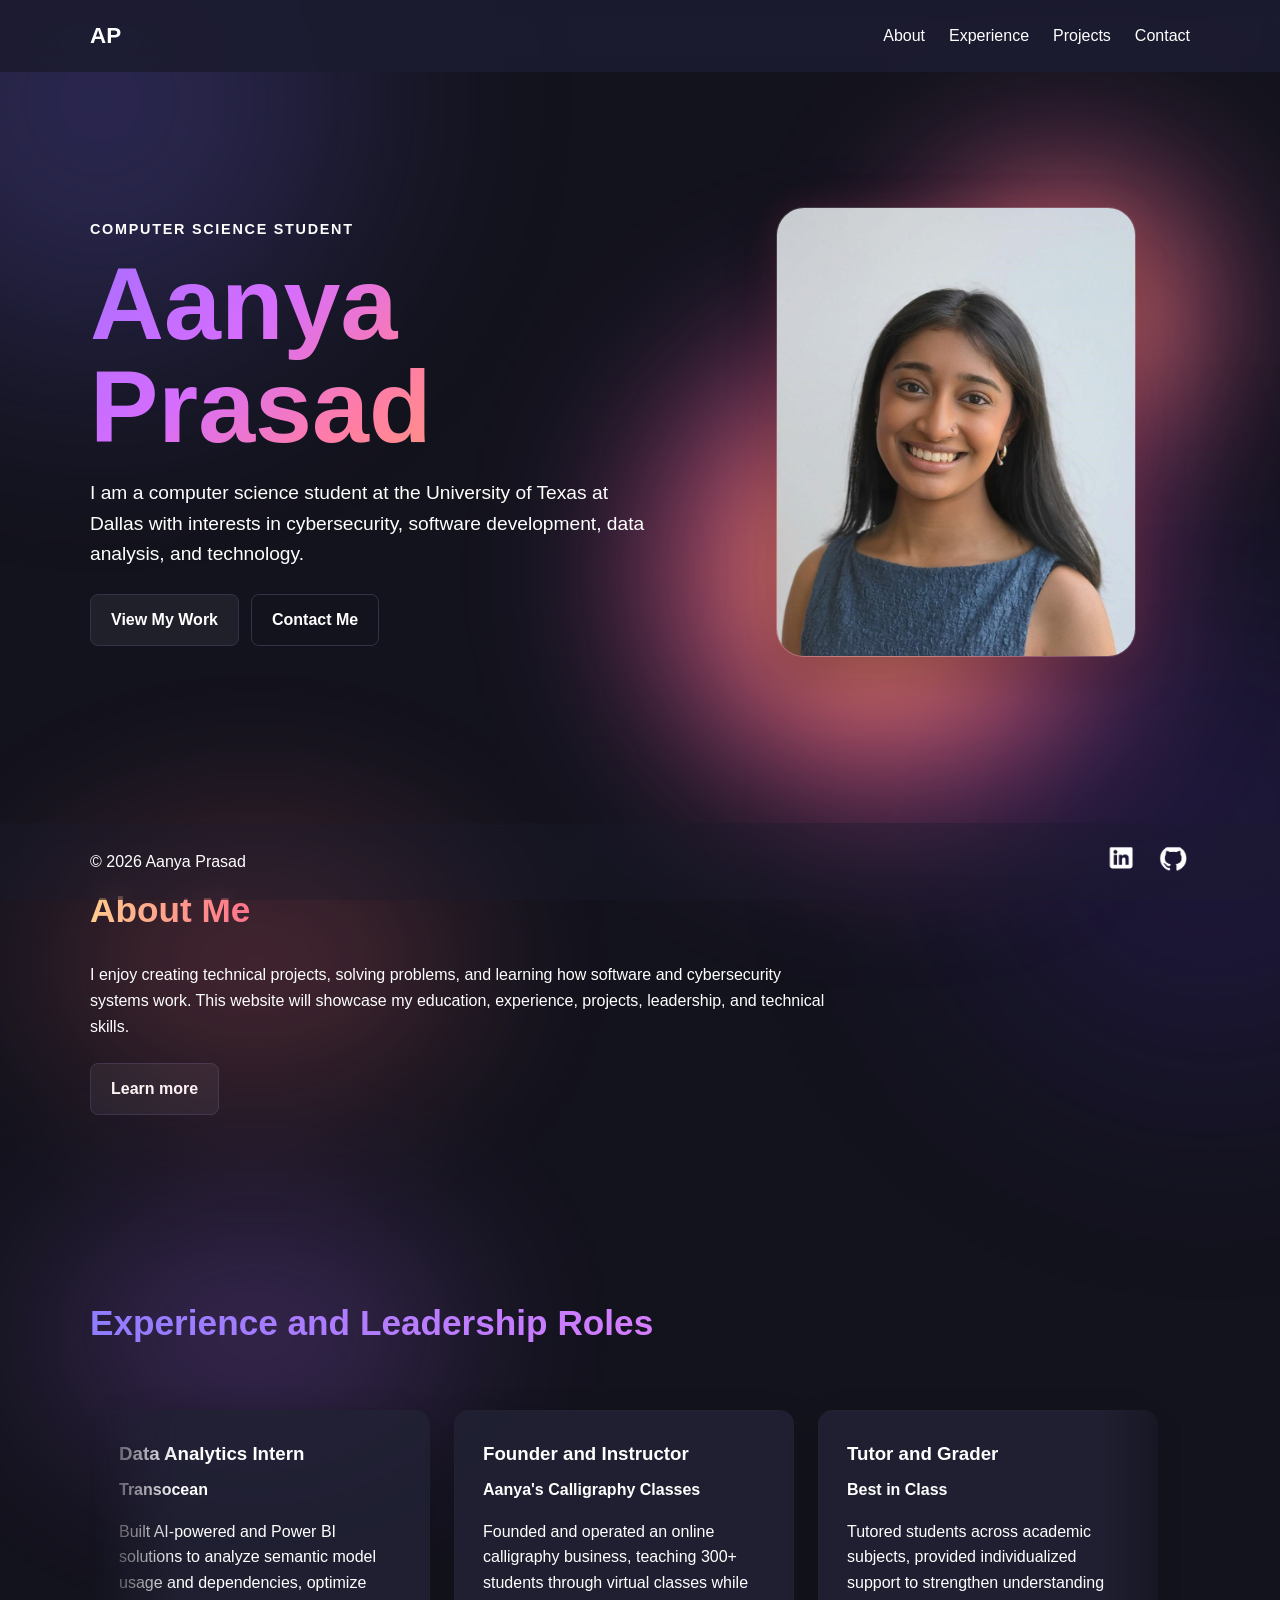
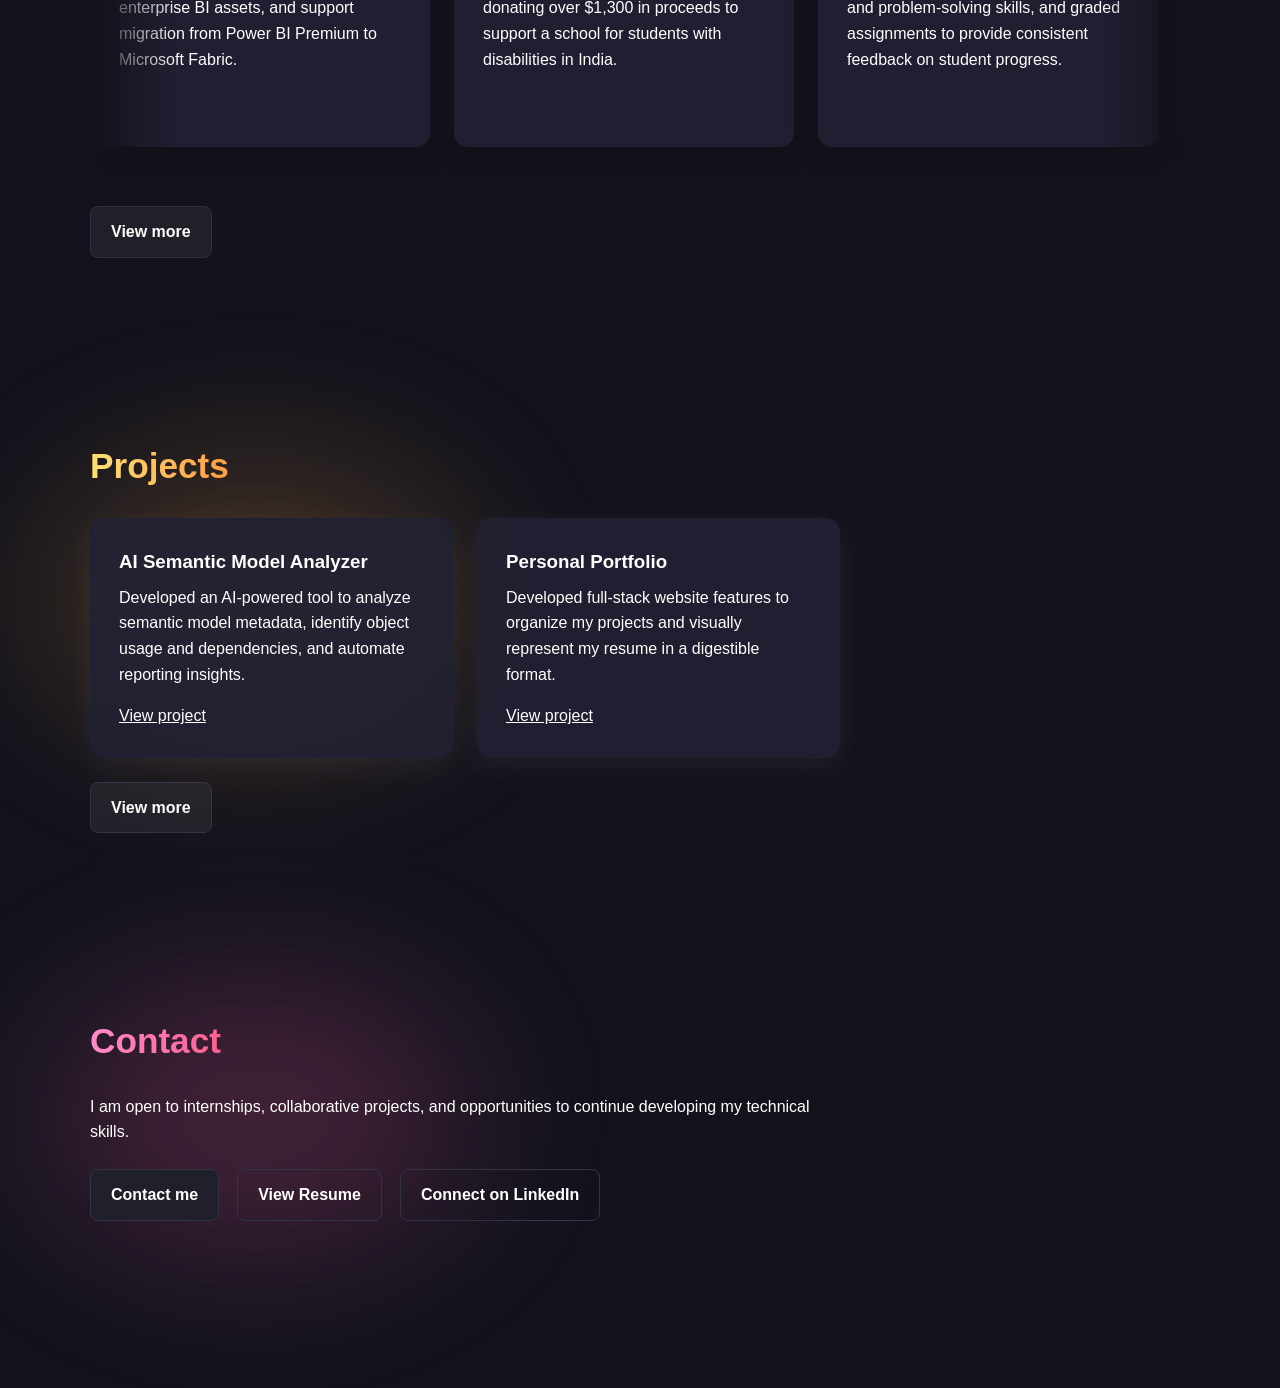
<file: index.html>
<!DOCTYPE html>
<html lang="en">
<head>
    <meta charset="UTF-8">

    <meta
        name="viewport"
        content="width=device-width, initial-scale=1.0"
    >

    <meta
        name="description"
        content="Portfolio website for Aanya Prasad, a computer science student at UT Dallas."
    >

    <title>Aanya Prasad | Portfolio</title>

    <link rel="stylesheet" href="assets/css/style.css">
    <link rel="stylesheet" href="assets/css/home.css">
</head>

<body>
    <header class="site-header">
        <nav class="navbar">
            <a class="logo" href="index.html">AP</a>

            <ul class="nav-links">
                <li><a href="#about">About</a></li>
                <li><a href="#experience">Experience</a></li>
                <li><a href="#projects">Projects</a></li>
                <li><a href="#contact">Contact</a></li>
            </ul>
        </nav>
    </header>

    <main>
        <section id="home" class="hero">
            <div class="hero-content">
                <p class="eyebrow">Computer Science Student</p>

                <h1 class="hero-name">Aanya Prasad</h1>

                <p class="hero-description">
                    I am a computer science student at the University of Texas
                    at Dallas with interests in cybersecurity, software
                    development, data analysis, and technology.
                </p>

                <div class="hero-buttons">
                    <a class="button primary-button" href="#projects">
                        View My Work
                    </a>

                    <a class="button secondary-button" href="#contact">
                        Contact Me
                    </a>
                </div>
            </div>

            <div class="hero-visual">
                <div class="glow glow-top"></div>
                <div class="glow glow-bottom"></div>

                <img
                    class="headshot"
                    src="assets/images/headshot.jpg"
                    alt="Portrait of Aanya Prasad"
                >
            </div>
        </section>

        <section id="about" class="content-section about-section">
            <div class="section-text">
                <h2>About Me</h2>

                <p>
                    I enjoy creating technical projects, solving problems, and
                    learning how software and cybersecurity systems work. This
                    website will showcase my education, experience, projects,
                    leadership, and technical skills.
                </p>
            </div>
            <div class="button-group">
                <a class="button primary-button" href="about.html">
                        Learn more
                </a>
            </div>
        </section>

        <section id="experience" class="content-section experience-section">
            <div class="section-text">
                <h2>Experience and Leadership Roles</h2>
            </div>
            <div class = "carousel">
                <div class = "carousel-track">
                    <article class="card">
                        <h3>Data Analytics Intern</h3>
                        <p class="card-subtitle">Transocean</p>
                        <p>
                            Built AI-powered and Power BI solutions to analyze semantic model usage and dependencies, 
                            optimize enterprise BI assets, and support migration from Power BI Premium to Microsoft Fabric.
                        </p>
                    </article>
                    <article class="card">
                        <h3>Founder and Instructor</h3>
                        <p class="card-subtitle">Aanya's Calligraphy Classes</p>
                        <p>
                            Founded and operated an online calligraphy business, teaching 300+ students through virtual classes 
                            while donating over $1,300 in proceeds to support a school for students with disabilities in India.
                        </p>
                    </article>
                    <article class="card">
                        <h3>Tutor and Grader</h3>
                        <p class="card-subtitle">Best in Class</p>
                        <p>
                            Tutored students across academic subjects, provided individualized support to strengthen understanding 
                            and problem-solving skills, and graded assignments to provide consistent feedback on student progress.
                        </p>
                    </article>
                    <article class="card">
                        <h3>Head Liaison, Philanthropy, and Social Media Coordinator</h3>
                        <p class="card-subtitle">DTX Dandiya</p>
                        <p>
                            Coordinate communication among 30+ collegiate teams for one of Texas’ largest collegiate Garba-Raas 
                            competitions while supporting event organization and development of the competition website.
                        </p>
                    </article>
                    <article class="card">
                        <h3>Logistics, Marketing, and Production Chair</h3>
                        <p class="card-subtitle">UTD TaRaas</p>
                        <p>
                            Coordinate team travel and competition logistics, lead production initiatives, manage social media 
                            and digital content, and support fundraising campaigns that raise approximately $15,000 annually.
                        </p>
                    </article>

                    <!-- duplicates for seamless flow -->
                     <article class="card">
                        <h3>Data Analytics Intern</h3>
                        <p class="card-subtitle">Transocean</p>
                        <p>
                            Built AI-powered and Power BI solutions to analyze semantic model usage and dependencies, 
                            optimize enterprise BI assets, and support migration from Power BI Premium to Microsoft Fabric.
                        </p>
                    </article>
                    <article class="card">
                        <h3>Founder and Instructor</h3>
                        <p class="card-subtitle">Aanya's Calligraphy Classes</p>
                        <p>
                            Founded and operated an online calligraphy business, teaching 300+ students through virtual classes 
                            while donating over $1,300 in proceeds to support a school for students with disabilities in India.
                        </p>
                    </article>
                    <article class="card">
                        <h3>Tutor and Grader</h3>
                        <p class="card-subtitle">Best in Class</p>
                        <p>
                            Tutored students across academic subjects, provided individualized support to strengthen understanding 
                            and problem-solving skills, and graded assignments to provide consistent feedback on student progress.
                        </p>
                    </article>
                    <article class="card">
                        <h3>Head Liaison, Philanthropy, and Social Media Coordinator</h3>
                        <p class="card-subtitle">DTX Dandiya</p>
                        <p>
                            Coordinate communication among 30+ collegiate teams for one of Texas’ largest collegiate Garba-Raas 
                            competitions while supporting event organization and development of the competition website.
                        </p>
                    </article>
                    <article class="card">
                        <h3>Logistics, Marketing, and Production Chair</h3>
                        <p class="card-subtitle">UTD TaRaas</p>
                        <p>
                            Coordinate team travel and competition logistics, lead production initiatives, manage social media 
                            and digital content, and support fundraising campaigns that raise approximately $15,000 annually.
                        </p>
                    </article>
                </div>
            </div>
            <div class = "button-group">
                <a class="button primary-button" href="experience.html">
                    View more
                </a>
            </div>
        </section>

        <section id="projects" class="content-section projects-section">
            <div class = "section-text">
                <h2>Projects</h2>

                <div class="card-grid">
                    <article class="card">
                        <h3>AI Semantic Model Analyzer</h3>

                        <p>
                            Developed an AI-powered tool to analyze semantic model 
                            metadata, identify object usage and dependencies, and 
                            automate reporting insights.
                        </p>

                        <a href="https://www.linkedin.com/feed/update/urn:li:activity:7493336618347425793/" aria-label="View AI Semantic Model Analyzer" target="_blank">
                            View project
                        </a>
                    </article>

                    <article class="card">
                        <h3>Personal Portfolio</h3>

                        <p>
                            Developed full-stack website features to organize
                            my projects and visually represent my resume in a 
                            digestible format.
                        </p>

                        <a href="https://github.com/aanyaprsd/aanya-portfolio" aria-label="View additional project" target="_blank">
                            View project
                        </a>
                    </article>

                    <!-- <article class="card">
                        <h3>DTX Dandiya Website</h3>

                        <p>
                            Assisted in the development of full-stack website 
                            features to organize competition logistics and 
                            national team information.
                        </p>

                        <a href="https://dtxdandiya.com/" aria-label="View additional project" target="_blank">
                            View project
                        </a>
                    </article> -->
                </div>
            </div>
            <div class = "button-group">
                <a class="button primary-button" href="projects.html">
                    View more
                </a>
            </div>
        </section>

        <section id="contact" class="content-section contact-section">
            <div class = "section-text">
                <h2>Contact</h2>
                <p>
                    I am open to internships, collaborative projects, and
                    opportunities to continue developing my technical skills.
                </p>
                <div class = "button-group">
                    <a class="button primary-button" href="contact.html">
                        Contact me
                    </a>

                    <a class="button secondary-button" href="assets/resume/Aanya_Resume_2026.pdf"
                        target="_blank">
                        View Resume
                    </a>

                    <a class="button secondary-button" href="https://www.linkedin.com/in/aanya-prasad-876735283/"
                        target="_blank"
                        rel="noopener noreferrer">
                        Connect on LinkedIn
                    </a>
                </div>
            </div>
        </section>
    </main>

    <footer>
        <div class="footer-content">
            <p>&copy; <span id="current-year"></span> Aanya Prasad</p>

            <div class="social-links">
                <a
                    href="https://www.linkedin.com/in/aanya-prasad-876735283/"
                    target="_blank"
                    rel="noopener noreferrer"
                    aria-label="Visit my LinkedIn profile"
                >
                    <img
                        src="assets/images/linkedin.png"
                        alt="LinkedIn"
                        class="social-icon"
                    >
                </a>
                <a
                    href="https://github.com/aanyaprsd"
                    target="_blank"
                    rel="noopener noreferrer"
                    aria-label="Visit my GitHub profile"
                >
                    <img
                        src="assets/images/github.png"
                        alt="GitHub"
                        class="social-icon"
                    >
                </a>
            </div>
        </div>
    </footer>

    <script src="assets/js/script.js"></script>
</body>
</html>
</file>
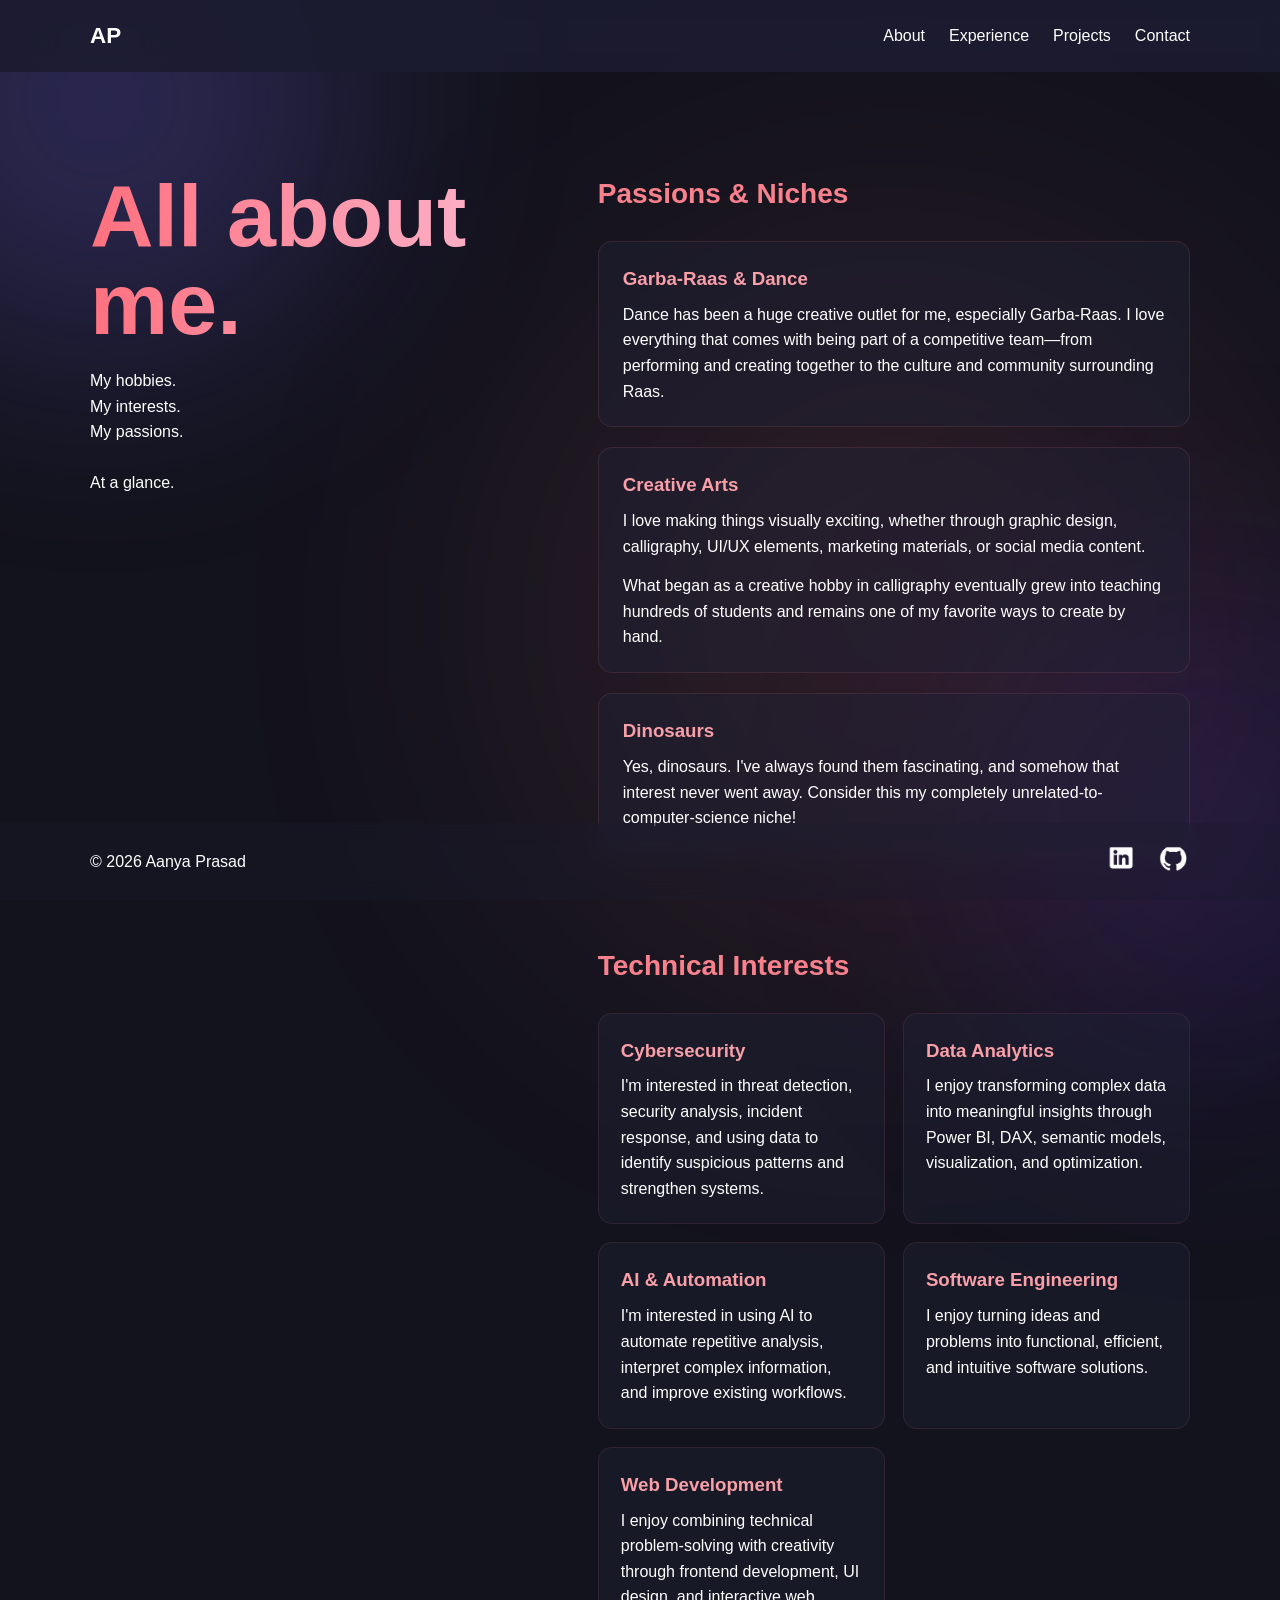
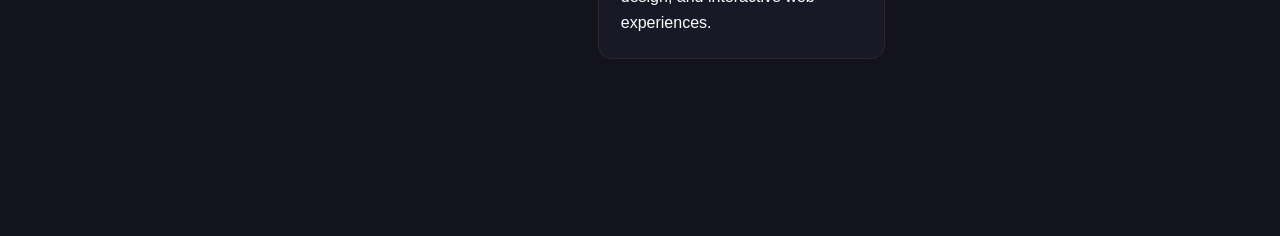
<file: about.html>
<!DOCTYPE html>
<html lang="en">
<head>
    <meta charset="UTF-8">

    <meta
        name="viewport"
        content="width=device-width, initial-scale=1.0"
    >

    <meta
        name="description"
        content="Portfolio website for Aanya Prasad, a computer science student at UT Dallas."
    >

    <title>Aanya Prasad | Portfolio</title>

    <link rel="stylesheet" href="assets/css/style.css">
    <link rel="stylesheet" href="assets/css/about.css">
</head>

<body>
    <header class="site-header">
        <nav class="navbar">
            <a class="logo" href="index.html">AP</a>

            <ul class="nav-links">
                <li><a href="about.html">About</a></li>
                <li><a href="experience.html">Experience</a></li>
                <li><a href="projects.html">Projects</a></li>
                <li><a href="contact.html">Contact</a></li>
            </ul>
        </nav>
    </header>

    <main>
        <section id="about" class="about-page">

            <div class="about-intro">
                <h1>All about me.</h1>

                <p>
                    My hobbies.<br>
                    My interests.<br>
                    My passions.<br><br>
                    At a glance.
                </p>
            </div>

            <div class="about-content">

                <section class="about-group">
                    <h2>Passions & Niches</h2>

                    <div class="about-card">
                        <h3>Garba-Raas & Dance</h3>
                        <p>
                            Dance has been a huge creative outlet for me, especially
                            Garba-Raas. I love everything that comes with being part
                            of a competitive team—from performing and creating
                            together to the culture and community surrounding Raas.
                        </p>
                    </div>

                    <div class="about-card">
                        <h3>Creative Arts</h3>
                        <p>
                            I love making things visually exciting, whether through
                            graphic design, calligraphy, UI/UX elements, marketing
                            materials, or social media content.
                        </p>

                        <p>
                            What began as a creative hobby in calligraphy eventually
                            grew into teaching hundreds of students and remains one
                            of my favorite ways to create by hand.
                        </p>
                    </div>

                    <div class="about-card">
                        <h3>Dinosaurs</h3>
                        <p>
                            Yes, dinosaurs. I've always found them fascinating, and
                            somehow that interest never went away. Consider this my
                            completely unrelated-to-computer-science niche!
                        </p>
                    </div>
                </section>


                <section class="about-group">
                    <h2>Technical Interests</h2>

                    <div class="interest-grid">

                        <article class="interest-card">
                            <h3>Cybersecurity</h3>
                            <p>
                                I'm interested in threat detection, security analysis,
                                incident response, and using data to identify suspicious
                                patterns and strengthen systems.
                            </p>
                        </article>

                        <article class="interest-card">
                            <h3>Data Analytics</h3>
                            <p>
                                I enjoy transforming complex data into meaningful
                                insights through Power BI, DAX, semantic models,
                                visualization, and optimization.
                            </p>
                        </article>

                        <article class="interest-card">
                            <h3>AI & Automation</h3>
                            <p>
                                I'm interested in using AI to automate repetitive
                                analysis, interpret complex information, and improve
                                existing workflows.
                            </p>
                        </article>

                        <article class="interest-card">
                            <h3>Software Engineering</h3>
                            <p>
                                I enjoy turning ideas and problems into functional,
                                efficient, and intuitive software solutions.
                            </p>
                        </article>

                        <article class="interest-card">
                            <h3>Web Development</h3>
                            <p>
                                I enjoy combining technical problem-solving with
                                creativity through frontend development, UI design,
                                and interactive web experiences.
                            </p>
                        </article>

                    </div>
                </section>

            </div>

        </section>
    </main>

    <footer>
        <div class="footer-content">
            <p>&copy; <span id="current-year"></span> Aanya Prasad</p>

            <div class="social-links">
                <a
                    href="https://www.linkedin.com/in/aanya-prasad-876735283/"
                    target="_blank"
                    rel="noopener noreferrer"
                    aria-label="Visit my LinkedIn profile"
                >
                    <img
                        src="assets/images/linkedin.png"
                        alt="LinkedIn"
                        class="social-icon"
                    >
                </a>
                <a
                    href="https://github.com/aanyaprsd"
                    target="_blank"
                    rel="noopener noreferrer"
                    aria-label="Visit my GitHub profile"
                >
                    <img
                        src="assets/images/github.png"
                        alt="GitHub"
                        class="social-icon"
                    >
                </a>
            </div>
        </div>
    </footer>

    <script src="assets/js/script.js"></script>
</body>
</html>
</file>
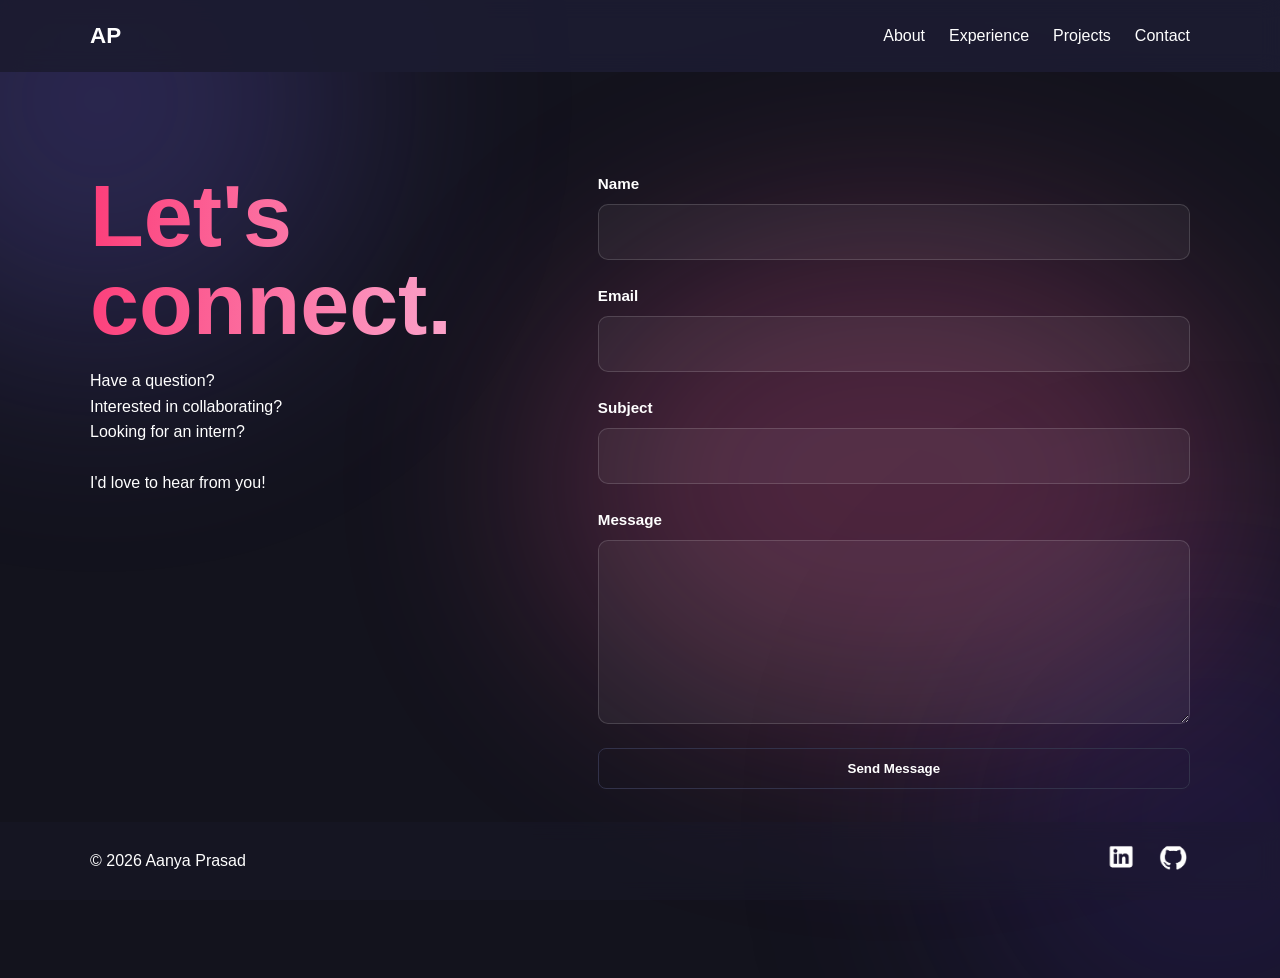
<file: contact.html>
<!DOCTYPE html>
<html lang="en">
<head>
    <meta charset="UTF-8">

    <meta
        name="viewport"
        content="width=device-width, initial-scale=1.0"
    >

    <meta
        name="description"
        content="Portfolio website for Aanya Prasad, a computer science student at UT Dallas."
    >

    <title>Aanya Prasad | Portfolio</title>

    <link rel="stylesheet" href="assets/css/style.css">
    <link rel="stylesheet" href="assets/css/contact.css">
</head>

<body>
    <header class="site-header">
        <nav class="navbar">
            <a class="logo" href="index.html">AP</a>

            <ul class="nav-links">
                <li><a href="about.html">About</a></li>
                <li><a href="experience.html">Experience</a></li>
                <li><a href="projects.html">Projects</a></li>
                <li><a href="contact.html">Contact</a></li>
            </ul>
        </nav>
    </header>

    <main>
        <section class="contact-page">
            <div class="contact-intro">
                <h1>Let's connect.</h1>

                <p class="hero-description">
                    Have a question? <br>
                    Interested in collaborating? <br>
                    Looking for an intern?<br><br>
                    I'd love to hear from you!
                </p>
            </div>
            
            <section id="contact" class="contact-section">
                <div class = "contact-form-container">
                    <form
                        class="contact-form"
                        action="https://formspree.io/f/xbgrqqjg"
                        method="POST"
                    >
                        <input
                            type="hidden"
                            name="_subject"
                            value="New Portfolio Contact Message"
                        >
                        <div class="form-field">
                            <label for="name">Name</label>
                            <input type="text" id="name" name="name" required>
                        </div>

                        <div class="form-field">
                            <label for="email">Email</label>
                            <input type="email" id="email" name="email" required>
                        </div>

                        <div class="form-field">
                            <label for="subject">Subject</label>
                            <input type="text" id="subject" name="subject">
                        </div>

                        <div class="form-field">
                            <label for="message">Message</label>
                            <textarea
                                id="message"
                                name="message"
                                rows="6"
                                required
                            ></textarea>
                        </div>

                        <button class="button secondary-button" type="submit">
                            Send Message
                        </button>
                    </form>
                </div>
            </section>
        </section>
    </main>

    <footer>
        <div class="footer-content">
            <p>&copy; <span id="current-year"></span> Aanya Prasad</p>

            <div class="social-links">
                <a
                    href="https://www.linkedin.com/in/aanya-prasad-876735283/"
                    target="_blank"
                    rel="noopener noreferrer"
                    aria-label="Visit my LinkedIn profile"
                >
                    <img
                        src="assets/images/linkedin.png"
                        alt="LinkedIn"
                        class="social-icon"
                    >
                </a>
                <a
                    href="https://github.com/aanyaprsd"
                    target="_blank"
                    rel="noopener noreferrer"
                    aria-label="Visit my GitHub profile"
                >
                    <img
                        src="assets/images/github.png"
                        alt="GitHub"
                        class="social-icon"
                    >
                </a>
            </div>
        </div>
    </footer>

    <script src="assets/js/script.js"></script>
</body>
</html>
</file>
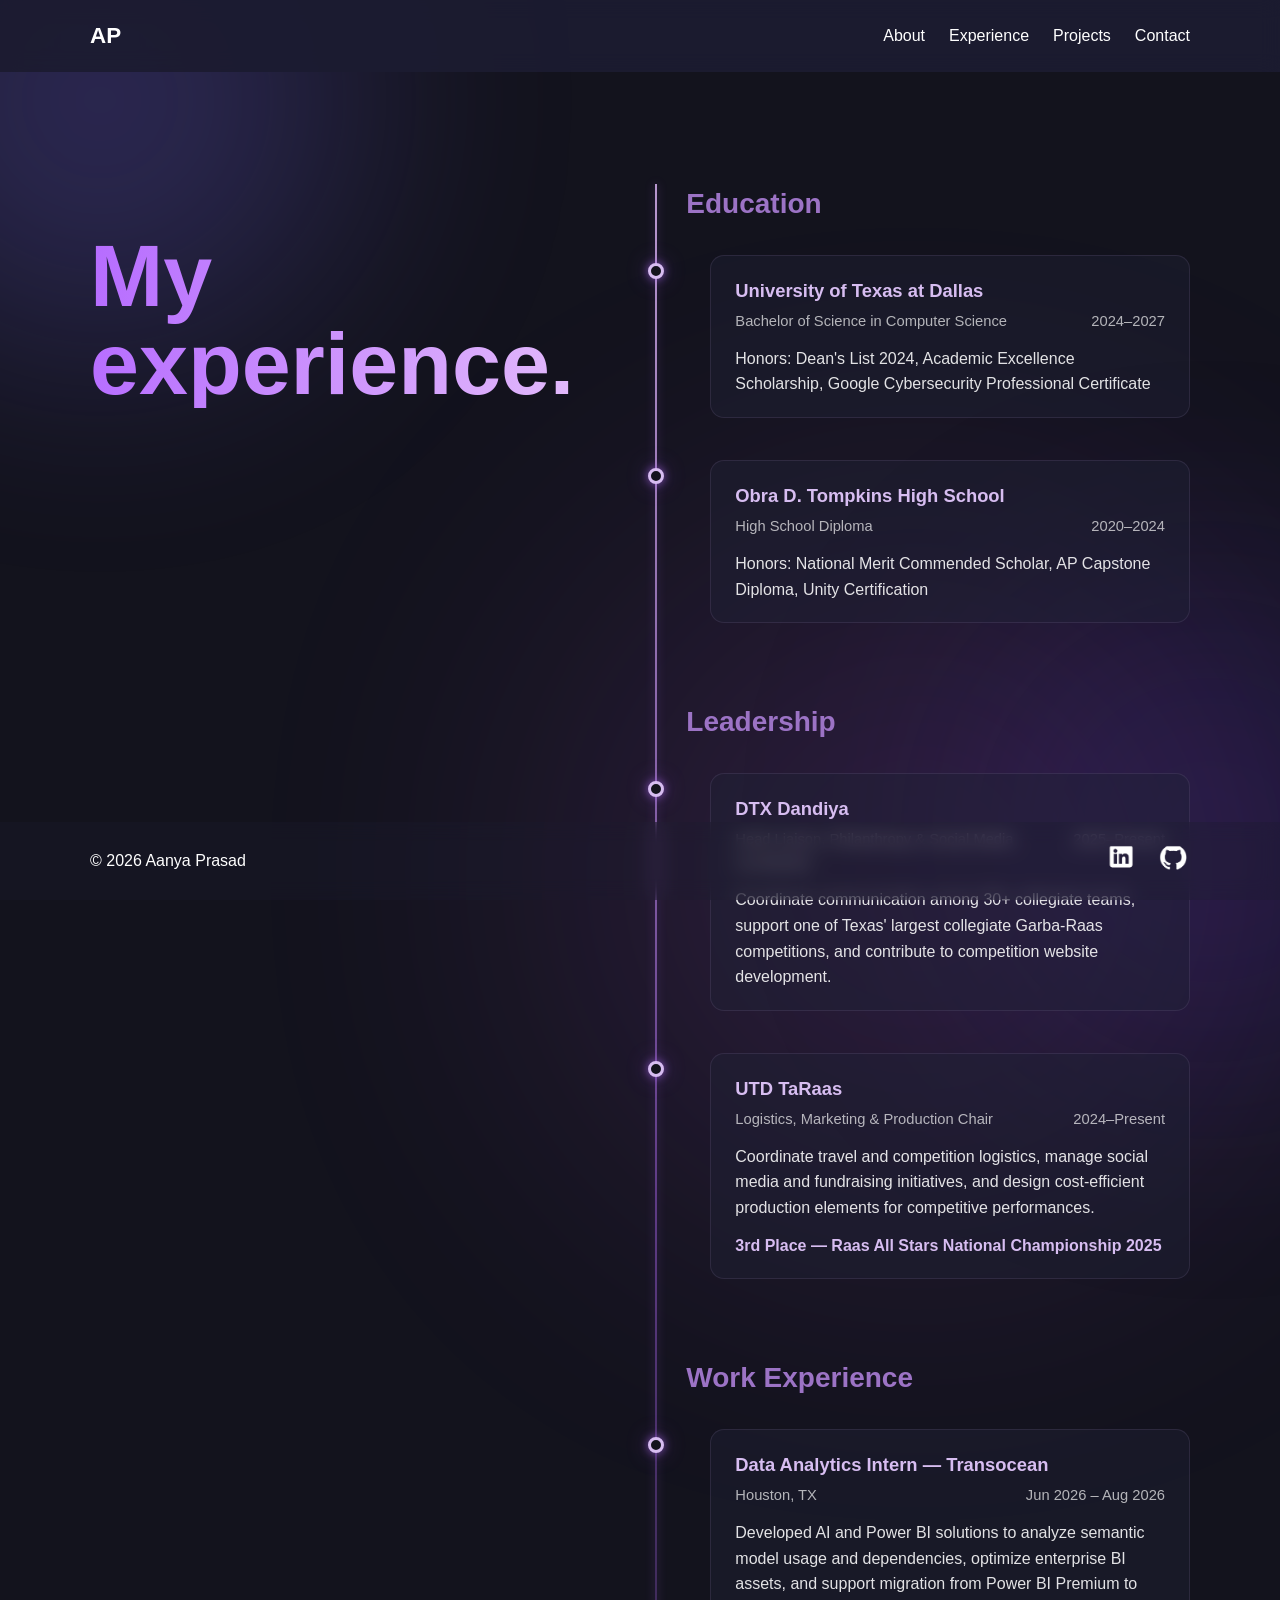
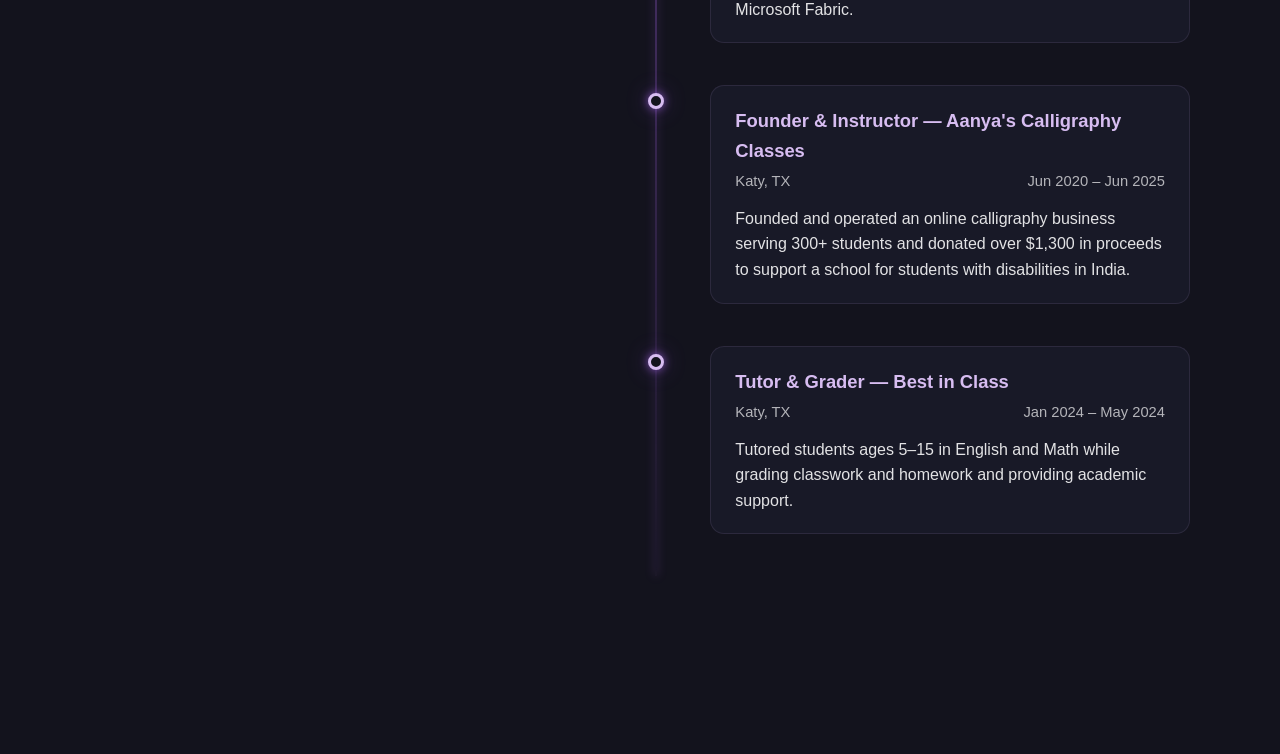
<file: experience.html>
<!DOCTYPE html>
<html lang="en">
<head>
    <meta charset="UTF-8">

    <meta
        name="viewport"
        content="width=device-width, initial-scale=1.0"
    >

    <meta
        name="description"
        content="Portfolio website for Aanya Prasad, a computer science student at UT Dallas."
    >

    <title>Aanya Prasad | Portfolio</title>

    <link rel="stylesheet" href="assets/css/style.css">
    <link rel="stylesheet" href="assets/css/experience.css">
</head>

<body>
    <header class="site-header">
        <nav class="navbar">
            <a class="logo" href="index.html">AP</a>

            <ul class="nav-links">
                <li><a href="about.html">About</a></li>
                <li><a href="experience.html">Experience</a></li>
                <li><a href="projects.html">Projects</a></li>
                <li><a href="contact.html">Contact</a></li>
            </ul>
        </nav>
    </header>

    <main>
        <section class="experience-page">

            <!-- LEFT COLUMN -->
            <div class="experience-intro">
                <h1>My experience.</h1>
            </div>

            <div class="experience-timeline">
            <!-- EDUCATION -->
            <div class="timeline-category">
                <h2>Education</h2>
            </div>

            <article class="timeline-item">
                <div class="timeline-marker"></div>

                <div class="timeline-content">
                    <h3>University of Texas at Dallas</h3>

                    <h4>
                        Bachelor of Science in Computer Science
                        <span>2024–2027</span>
                    </h4>

                    <p>
                        Honors: Dean's List 2024, Academic Excellence Scholarship,
                        Google Cybersecurity Professional Certificate
                    </p>
                </div>
            </article>

            <article class="timeline-item">
                <div class="timeline-marker"></div>

                <div class="timeline-content">
                    <h3>Obra D. Tompkins High School</h3>

                    <h4>
                        High School Diploma
                        <span>2020–2024</span>
                    </h4>

                    <p>
                        Honors: National Merit Commended Scholar, AP Capstone Diploma,
                        Unity Certification
                    </p>
                </div>
            </article>


            <!-- LEADERSHIP -->
            <div class="timeline-category">
                <h2>Leadership</h2>
            </div>

            <article class="timeline-item">
                <div class="timeline-marker"></div>

                <div class="timeline-content">
                    <h3>DTX Dandiya</h3>

                    <h4>
                        Head Liaison, Philanthropy & Social Media Coordinator
                        <span>2025–Present</span>
                    </h4>

                    <p>
                        Coordinate communication among 30+ collegiate teams, support
                        one of Texas' largest collegiate Garba-Raas competitions,
                        and contribute to competition website development.
                    </p>
                </div>
            </article>

            <article class="timeline-item">
                <div class="timeline-marker"></div>

                <div class="timeline-content">
                    <h3>UTD TaRaas</h3>

                    <h4>
                        Logistics, Marketing & Production Chair
                        <span>2024–Present</span>
                    </h4>

                    <p>
                        Coordinate travel and competition logistics, manage social media
                        and fundraising initiatives, and design cost-efficient production
                        elements for competitive performances.
                    </p>

                    <p class="timeline-highlight">
                        3rd Place — Raas All Stars National Championship 2025
                    </p>
                </div>
            </article>


            <!-- WORK -->
            <div class="timeline-category">
                <h2>Work Experience</h2>
            </div>

            <article class="timeline-item">
                <div class="timeline-marker"></div>

                <div class="timeline-content">
                    <h3>Data Analytics Intern — Transocean</h3>

                    <h4>
                        Houston, TX
                        <span>Jun 2026 – Aug 2026</span>
                    </h4>

                    <p>
                        Developed AI and Power BI solutions to analyze semantic model
                        usage and dependencies, optimize enterprise BI assets, and
                        support migration from Power BI Premium to Microsoft Fabric.
                    </p>
                </div>
            </article>

            <article class="timeline-item">
                <div class="timeline-marker"></div>

                <div class="timeline-content">
                    <h3>Founder & Instructor — Aanya's Calligraphy Classes</h3>

                    <h4>
                        Katy, TX
                        <span>Jun 2020 – Jun 2025</span>
                    </h4>

                    <p>
                        Founded and operated an online calligraphy business serving
                        300+ students and donated over $1,300 in proceeds to support
                        a school for students with disabilities in India.
                    </p>
                </div>
            </article>

            <article class="timeline-item">
                <div class="timeline-marker"></div>

                <div class="timeline-content">
                    <h3>Tutor & Grader — Best in Class</h3>

                    <h4>
                        Katy, TX
                        <span>Jan 2024 – May 2024</span>
                    </h4>

                    <p>
                        Tutored students ages 5–15 in English and Math while grading
                        classwork and homework and providing academic support.
                    </p>
                </div>
            </article>

        </div>
            <!-- <div id="experience" class="experience-section">

                <div class="experience-container">
                    <h2>Education</h2>
                    <h3>Obra D. Tompkins High School</h3>
                    <h4>High School Diploma  |  2020-2024 <br></h4>
                    <p>
                        Honors: National Merit Commended Scholar, AP Capstone Diploma, Unity Certification
                    </p>
                    <h3><br>University of Texas at Dallas</h3>
                    <h4>Bachelor's Degree in Computer Science  |  2024-2027<br></h4>
                    <p>
                        Honors: Dean's List 2024, Academic Excellence Scholarship, Google Cybersecurity Professional Certificate
                    </p>
                </div>
            </div>
            
            <div id="experience" class="experience-section">
                <div class="experience-container">
                    <h2><br>Leadership</h2>
                    <h3>DTX Dandiya</h3>
                    <h4>Head Liaison, Philanthropy, & Social Media Coordinator  |  2025-Present <br></h4> 
                    <p>
                        Coordinate communication amongst 30+ collegiate teams. <br>
                        Organized one of Texas' largest collegiate Garba-Raas competitions. <br>
                        Contributed to the development of the competition website.
                    </p>
                    <h3><br>UTD TaRaas</h3>
                    <h4>Logistics, Marketing, & Production Chair  |  2024-Present<br></h4>
                    <p>
                        Coordinate travel and competition logistics. <br>
                        Manage fundraising campaigns that raise $15,000 annually. <br>
                        Design and engineer intricate yet cost-efficient set designs for dance performances. <br><br>
                        Awards: 3rd at Raas All Stars National Championship 2025
                    </p>
                </div>
            </div>

            <div id="experience" class="experience-section">
                <div class="experience-container">
                    <h2><br>Work Experience</h2>
                    <h3>Data Analytics Intern  |  Transocean</h3>
                    <h4>Houston, TX | Jun 2026 - Aug 2026</h4>
                    <p>
                        Developed an AI agent to automate semantic model metadata analysis and identify object usage and 
                            dependencies. <br> 
                        Built Power BI dashboards analyzing semantic model utilization across enterprise business domains. <br>
                        Supported migration of enterprise analytics assets from Power BI Premium to Microsoft Fabric. <br>
                        Leveraged Power BI, Tabular Editor, Microsoft Azure, and Microsoft Fabric to analyze enterprise 
                            semantic models and optimize BI assets.
                    </p>
                    <h3><br>Founder & Instructor  |  Aanya's Calligraphy Classes</h3>
                    <h4>Katy, TX  |  Jun 2020 - Jun 2025</h4>
                    <p>
                        Founded and operated an online calligraphy business serving 300+ students, 
                            managing virtual classes of 30+ students.<br>
                        Donated over $1,300 in proceeds to the Asha Lata Viklang Kendra School for Disabled in India.
                    </p>
                    <h3><br>Tutor and Grader  |  Best in Class</h3>
                    <h4> Katy, TX  |  Jan 2024 - May 2024</h4>
                    <p>
                        Tutored students aged 5-15 in English and Math.<br>
                        Graded classwork and homework.
                    </p>
                </div>
            </div> -->

        </section>
    </main>

    <footer>
        <div class="footer-content">
            <p>&copy; <span id="current-year"></span> Aanya Prasad</p>

            <div class="social-links">
                <a
                    href="https://www.linkedin.com/in/aanya-prasad-876735283/"
                    target="_blank"
                    rel="noopener noreferrer"
                    aria-label="Visit my LinkedIn profile"
                >
                    <img
                        src="assets/images/linkedin.png"
                        alt="LinkedIn"
                        class="social-icon"
                    >
                </a>
                <a
                    href="https://github.com/aanyaprsd"
                    target="_blank"
                    rel="noopener noreferrer"
                    aria-label="Visit my GitHub profile"
                >
                    <img
                        src="assets/images/github.png"
                        alt="GitHub"
                        class="social-icon"
                    >
                </a>
            </div>
        </div>
    </footer>

    <script src="assets/js/script.js"></script>
</body>
</html>
</file>
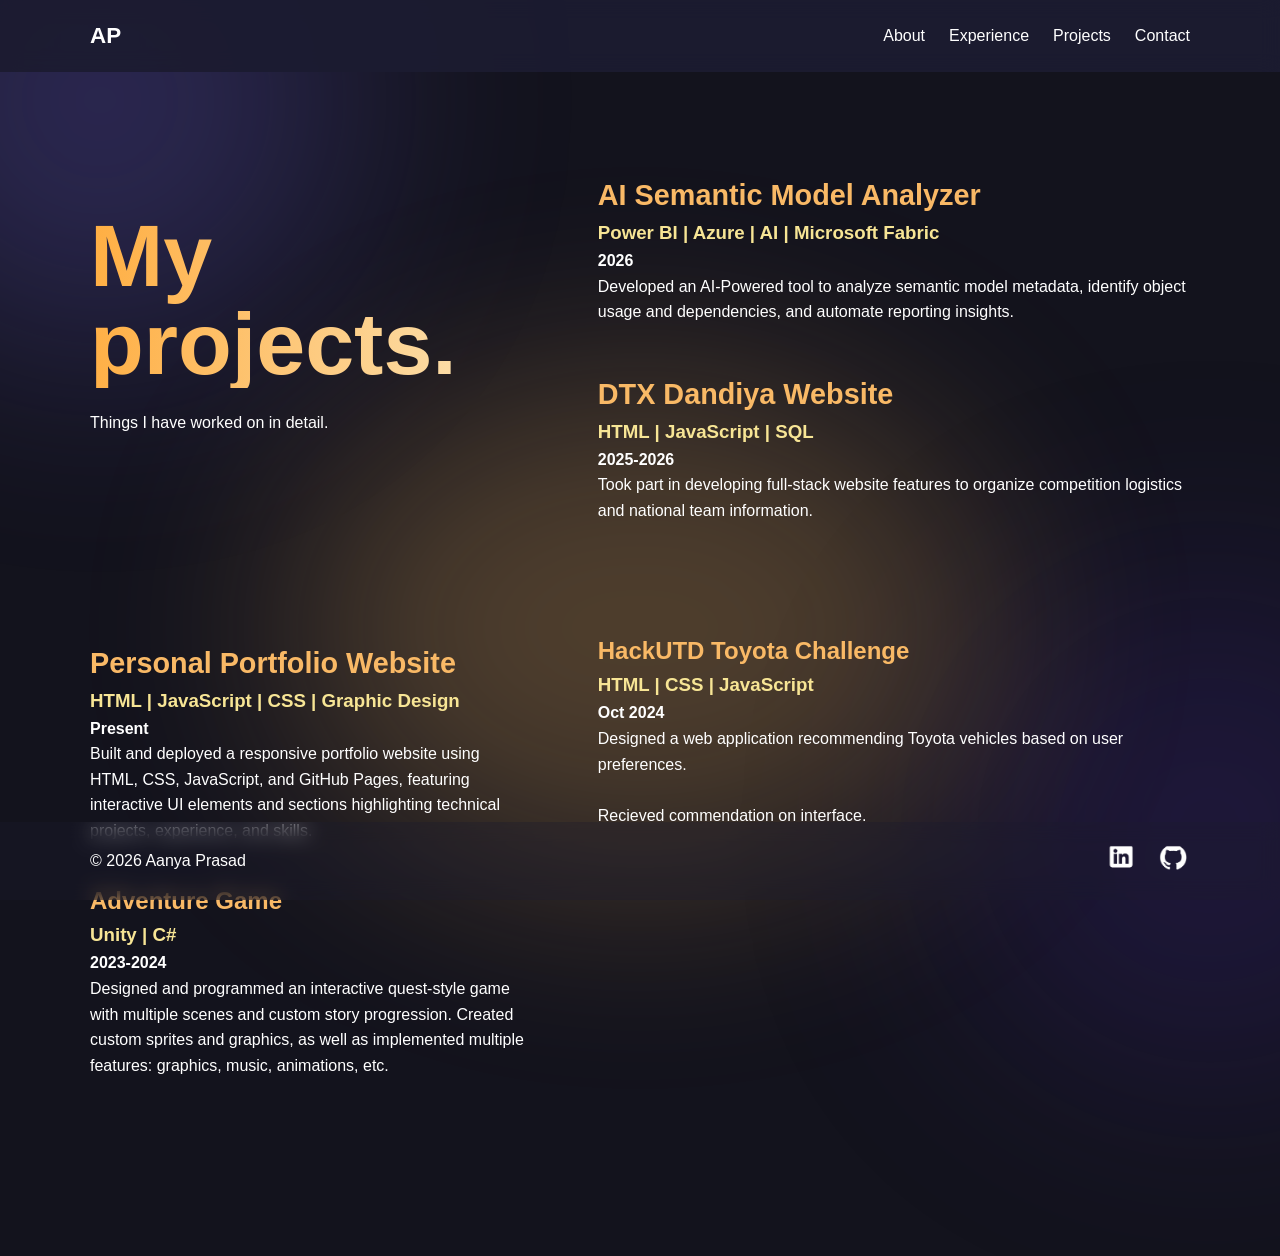
<file: projects.html>
<!DOCTYPE html>
<html lang="en">
<head>
    <meta charset="UTF-8">

    <meta
        name="viewport"
        content="width=device-width, initial-scale=1.0"
    >

    <meta
        name="description"
        content="Portfolio website for Aanya Prasad, a computer science student at UT Dallas."
    >

    <title>Aanya Prasad | Portfolio</title>

    <link rel="stylesheet" href="assets/css/style.css">
    <link rel="stylesheet" href="assets/css/projects.css">
</head>

<body>
    <header class="site-header">
        <nav class="navbar">
            <a class="logo" href="index.html">AP</a>

            <ul class="nav-links">
                <li><a href="about.html">About</a></li>
                <li><a href="experience.html">Experience</a></li>
                <li><a href="projects.html">Projects</a></li>
                <li><a href="contact.html">Contact</a></li>
            </ul>
        </nav>
    </header>

    <main>
        <section class="projects-page">
            <div class="projects-intro">
                <h1>My projects.</h1>

                <p class="hero-description">
                    Things I have worked on in detail.
                </p>
            </div>
            <div id="projects" class="projects-section">

                <div class="projects-container">
                    <h2>
                        <a
                            class="heading-link"
                            href="https://www.linkedin.com/feed/update/urn:li:activity:7493336618347425793/"
                            target="_blank"
                            rel="noopener noreferrer"
                        >
                            AI Semantic Model Analyzer
                        </a>
                    </h2>
                    <h3>Power BI  |  Azure  |  AI  |  Microsoft Fabric</h3>
                    <h4>2026<br></h4>
                    <p>
                        Developed an AI-Powered tool to analyze semantic model metadata, identify object usage and dependencies, and automate reporting insights.
                    </p>
                    <h2>
                        <a
                            class="heading-link"
                            href="https://dtxdandiya.com"
                            target="_blank"
                            rel="noopener noreferrer"
                        >
                            <br>DTX Dandiya Website
                        </a>
                    </h2>
                    <h3>HTML  |  JavaScript  |  SQL</h3>
                    <h4>2025-2026<br></h4>
                    <p>
                        Took part in developing full-stack website features to organize competition logistics and national team information.
                    </p>
                </div>
            </div>
            
            <div id="experience" class="experience-section">
                <div class="experience-container">
                    <h2>
                        <a
                            class="heading-link"
                            href="https://github.com/aanyaprsd/aanya-portfolio"
                            target="_blank"
                            rel="noopener noreferrer"
                        >
                            <br>Personal Portfolio Website
                        </a>
                    </h2>
                    <h3>HTML  |  JavaScript  |  CSS  |  Graphic Design</h3>
                    <h4>Present<br></h4> 
                    <p>
                        Built and deployed a responsive portfolio website using HTML, CSS, JavaScript, and GitHub Pages, featuring interactive UI elements and sections highlighting technical projects, experience, and skills.
                    </p>
                    <h2><br>Adventure Game</h2>
                    <h3>Unity  |  C#</h3>
                    <h4>2023-2024<br></h4>
                    <p>
                        Designed and programmed an interactive quest-style game with multiple scenes and custom story progression.
                        Created custom sprites and graphics, as well as implemented multiple features: graphics, music, animations, etc.
                    </p>
                </div>
            </div>

            <div id="experience" class="experience-section">
                <div class="experience-container">
                    <h2><br>HackUTD Toyota Challenge</h2>
                    <h3>HTML  |  CSS  |  JavaScript</h3>
                    <h4>Oct 2024</h4>
                    <p>
                        Designed a web application recommending Toyota vehicles based on user preferences.
                        <br><br>
                        Recieved commendation on interface.
                    </p>
                </div>
            </div>
        </section>
    </main>

    <footer>
        <div class="footer-content">
            <p>&copy; <span id="current-year"></span> Aanya Prasad</p>

            <div class="social-links">
                <a
                    href="https://www.linkedin.com/in/aanya-prasad-876735283/"
                    target="_blank"
                    rel="noopener noreferrer"
                    aria-label="Visit my LinkedIn profile"
                >
                    <img
                        src="assets/images/linkedin.png"
                        alt="LinkedIn"
                        class="social-icon"
                    >
                </a>
                <a
                    href="https://github.com/aanyaprsd"
                    target="_blank"
                    rel="noopener noreferrer"
                    aria-label="Visit my GitHub profile"
                >
                    <img
                        src="assets/images/github.png"
                        alt="GitHub"
                        class="social-icon"
                    >
                </a>
            </div>
        </div>
    </footer>

    <script src="assets/js/script.js"></script>
</body>
</html>
</file>
<file: assets/css/style.css>
/* ------------------------------
   Global reset and base/background styles
------------------------------ */

* {
    box-sizing: border-box;
    margin: 0;
    padding: 0;
}

html {
    scroll-behavior: smooth;

    scrollbar-color: #61263d #1d163a;
    scrollbar-width: auto;
}

body {
    position: relative;
    min-height: 100vh;
    overflow-x: hidden;

    background: #13131d;
    color: #ffffff;

    font-family: Arial, Helvetica, sans-serif;
    line-height: 1.6;
}

body::before,
body::after {
    content: "";
    position: fixed;
    z-index: -2;

    width: 500px;
    height: 500px;

    border-radius: 50%;
    filter: blur(120px);
    opacity: 0.35;

    pointer-events: none;
}

body::before {
    top: -150px;
    left: -150px;

    background: rgba(121, 107, 245, 0.7);
}

body::after {
    right: -180px;
    bottom: -180px;

    background: rgba(70, 40, 160, 0.65);
}

a {
    color: inherit;
}


/* ------------------------------
   Header and navigation
------------------------------ */

.site-header {
    position: sticky;
    top: 0;
    z-index: 100;

    background: rgba(28, 28, 49, 0.95);
    backdrop-filter: blur(10px);
}

.navbar {
    display: flex;
    align-items: center;
    justify-content: space-between;

    width: min(1100px, 90%);
    min-height: 72px;
    margin: 0 auto;
}

.logo {
    display: inline-block;

    font-size: 1.4rem;
    font-weight: bold;
    text-decoration: none;

    transition:
        transform 0.25s ease,
        text-shadow 0.25s ease,
        color 0.25s ease;
}

.logo:hover {
    transform: translateY(-3px) scale(1.08);

    text-shadow:
        0 0 10px rgba(121, 107, 245, 0.75),
        0 0 22px rgba(121, 107, 245, 0.45),
        0 0 34px rgba(121, 107, 245, 0.25);
}

.nav-links {
    display: flex;
    gap: 24px;

    list-style: none;
}

.nav-links a {
    display: inline-block;

    text-decoration: none;
    letter-spacing: 0;

    transition:
        transform 0.25s ease,
        text-shadow 0.25s ease,
        letter-spacing 0.25s ease,
        color 0.25s ease;
}

.nav-links a:hover {
    letter-spacing: 0.05em;
    transform: translateY(-3px) scale(1.09);

    text-shadow:
        0 0 10px rgba(121, 107, 245, 0.7),
        0 0 20px rgba(121, 107, 245, 0.45),
        0 0 35px rgba(121, 107, 245, 0.25);
}


/* ------------------------------
   Main container
------------------------------ */

main {
    width: min(1100px, 90%);
    margin: 0 auto;
}

/* ------------------------------
   Buttons
------------------------------ */

.button {
    display: inline-block;

    padding: 12px 20px;

    border: 1.5px solid #32324a;
    border-radius: 8px;

    font-weight: bold;
    text-decoration: none;

    transition:
        transform 0.25s ease,
        box-shadow 0.25s ease,
        background-color 0.25s ease,
        color 0.25s ease;
    
}

.button-group{
    display: flex;
    flex-wrap: wrap;
    gap: 18px;
    margin-top: 24px;
}

.primary-button {
    background: #20202a;
    color: #ffffff;
}

.secondary-button {
    background: transparent;
    color: #ffffff;
}

.button:hover {
    transform: translateY(-3px) scale(1.03);

    box-shadow:
        0 0 10px rgba(121, 107, 245, 0.4),
        0 0 25px rgba(121, 107, 245, 0.25);
}

/* ------------------------------
   Cards
------------------------------ */

.card-grid {
    display: grid;
    grid-template-columns: repeat(2, minmax(0, 1fr));
    gap: 24px;
}

.card {
    padding: 28px;

    background: rgba(33, 34, 53, 0.88);
    border: 1px solid #212132;
    border-radius: 14px;

    box-shadow: 0 8px 30px rgba(253, 253, 253, 0.06);

    transition:
        transform 0.3s ease,
        box-shadow 0.3s ease,
        border-color 0.3s ease,
        background-color 0.3s ease;
}

.card h3 {
    margin-bottom: 8px;
}

.card p {
    margin-bottom: 16px;
}

.card-subtitle {
    font-weight: bold;
}

.card:hover {
    position: relative;
    z-index: 5;

    transform: scale(1.05);

    background: rgba(39, 39, 62, 0.96);

    box-shadow:
        0 16px 40px rgba(0, 0, 0, 0.35),
        0 0 12px rgba(255, 209, 109, 0.4),
        0 0 30px rgba(208, 178, 68, 0.22);
}

/* ------------------------------
   CAROUSEL STUFF
------------------------------ */


.carousel {
    width: 100%;
    overflow: hidden;

    padding: 35px 0;

    /* Softly fades the cards at each edge */
    -webkit-mask-image: linear-gradient(
        to right,
        transparent,
        black 8%,
        black 92%,
        transparent
    );

    mask-image: linear-gradient(
        to right,
        transparent,
        black 8%,
        black 92%,
        transparent
    );
}

.carousel-track {
    display: flex;
    gap: 24px;

    width: max-content;

    animation: carousel-scroll 28s linear infinite;
}

.carousel .card {
    flex: 0 0 340px;

    min-height: 300px;
    padding: 28px;

    background: rgba(33, 34, 53, 0.88);
    border: 1px solid #212132;
    border-radius: 14px;

    box-shadow: 0 8px 30px rgba(0, 0, 0, 0.2);

    transition:
        transform 0.3s ease,
        box-shadow 0.3s ease,
        border-color 0.3s ease,
        background-color 0.3s ease;
}

.carousel:hover .carousel-track {
    animation-play-state: paused;
}

.carousel .card:hover {
    position: relative;
    z-index: 5;

    transform: scale(1.05);

    /* border-color: rgba(213, 109, 255, 0.65); */

    background: rgba(39, 39, 62, 0.96);

    box-shadow:
        0 16px 40px rgba(0, 0, 0, 0.35),
        0 0 12px rgba(213, 109, 255, 0.4),
        0 0 30px rgba(161, 68, 208, 0.22);
}

@keyframes carousel-scroll {
    from {
        transform: translateX(0);
    }

    to {
        transform: translateX(calc(-50% - 12px));
    }
}

@media (prefers-reduced-motion: reduce) {
    .carousel-track {
        animation: none;
    }

    .carousel {
        overflow-x: auto;
    }
}


/* ------------------------------
   Footer
------------------------------ */

footer {
    padding: 18px;

    text-align: center;
    /* border-top: 1px solid #27273f; */
    
    position: sticky;
    bottom: 0;
    z-index: 100;

    background: rgba(28, 28, 49, 0.32);
    backdrop-filter: blur(10px);
}

.footer-content {
    display: flex;
    justify-content: space-between;
    align-items: center;

    width: min(1100px, 90%);
    margin: 0 auto;
    max-height: 72px;
}

.social-icon {
    width: 34px;
    height: 34px;
    object-fit: contain;

    transition:
        transform 0.25s ease,
        filter 0.25s ease;
}

.social-icon:hover {
    transform: translateY(-3px) scale(1.1);

    filter:
        drop-shadow(0 0 8px rgba(121, 107, 245, 0.6))
        drop-shadow(0 0 18px rgba(121, 107, 245, 0.35));
}

.social-links {
    display: flex;
    align-items: center;
    gap: 18px;
}


/* ------------------------------
   Mobile styles
------------------------------ */

@media (max-width: 800px) {
    .hero {
        grid-template-columns: 1fr;
        gap: 30px;

        min-height: auto;
        padding: 90px 0 60px;
    }

    .hero-visual {
        min-height: 420px;
    }

    .headshot-placeholder,
    .headshot {
        width: min(320px, 82%);
    }

    .contact-page {
        grid-template-columns: 1fr;
        gap: 45px;
        padding: 70px 0;
    }
    .navbar {
        min-height: 64px;
    }

    .nav-links a.active {
    color: #ffffff;

    text-shadow:
        0 0 10px rgba(121, 107, 245, 0.7),
        0 0 20px rgba(121, 107, 245, 0.35);
    }

    .nav-links {
        gap: 12px;

        font-size: 0.9rem;
    }

    .card-grid {
        grid-template-columns: 1fr;
    }

    .hero h1 {
        font-size: clamp(3rem, 15vw, 5rem);
    }

    .content-section {
        padding: 70px 0;
    }

    .section-text::before {
        width: 320px;
        height: 220px;

        left: 35%;
    }
    .carousel .card {
        flex-basis: 280px;
        min-height: 280px;
    }

    .carousel-track {
        gap: 18px;
        animation-duration: 36s;
    }

    .carousel .card:hover {
        transform: scale(1.03);
    }
}
</file>
<file: assets/css/home.css>
/* ------------------------------
   Hero section
------------------------------ */

.hero {
    display: grid;
    grid-template-columns: 1.1fr 0.9fr;
    align-items: center;
    gap: 60px;

    min-height: 80vh;
    padding: 80px 0;
}

.hero-content {
    position: relative;
    z-index: 2;
}

.eyebrow {
    margin-bottom: 12px;

    font-size: 0.9rem;
    font-weight: bold;
    letter-spacing: 0.12em;
    text-transform: uppercase;
}

.hero h1 {
    max-width: 800px;
    margin-bottom: 20px;

    font-size: clamp(3rem, 8vw, 6.5rem);
    line-height: 1;
}

.hero-name {
    background-image: linear-gradient(
        135deg,
        #8174ff 0%,
        #a96eff 20%,
        #d56dff 42%,
        #ff7ca7 60%,
        #ff9d73 78%,
        #ffe07e 100%
    );

    background-size: 150% 100%;
    background-position: 75% center;

    background-clip: text;
    -webkit-background-clip: text;

    color: transparent;
    -webkit-text-fill-color: transparent;
}

.hero-description {
    max-width: 680px;

    font-size: 1.2rem;
}

.hero-buttons {
    display: flex;
    flex-wrap: wrap;
    gap: 12px;

    margin-top: 24px;
}


/* ------------------------------
   Hero image and glow
------------------------------ */

.hero-visual {
    position: relative;
    isolation: isolate;

    display: flex;
    align-items: center;
    justify-content: center;

    min-height: 520px;
}

.glow {
    position: absolute;
    z-index: -1;

    width: 420px;
    height: 420px;

    border-radius: 50%;
    filter: blur(75px);

    pointer-events: none;
}

.glow-bottom {

    left: -100px;
    bottom: -140px;
    width: 520px;
    height: 520px;

    background: radial-gradient(
        circle,
        rgba(255, 204, 101, 1) 0%,
        rgba(255, 118, 112, 0.85) 30%,
        rgba(225, 76, 158, 0.55) 55%,
        rgba(140, 88, 255, 0.25) 72%,
        transparent 82%
    );
}

.glow-top {

    right: -40px;
    top: -20px;
    width: 330px;
    height: 330px;

    background: radial-gradient(
        circle,
        rgba(255, 204, 101, 1) 0%,
        rgba(255, 118, 112, 0.85) 30%,
        rgba(225, 76, 158, 0.55) 55%,
        rgba(140, 88, 255, 0.25) 72%,
        transparent 82%
    );
}

/* -----------------------------
    Headshot stuff
------------------------------ */

.headshot-placeholder,
.headshot {
    position: relative;
    z-index: 1;

    width: min(360px, 85%);
    aspect-ratio: 4 / 5;

    border: 1px solid rgba(255, 255, 255, 0.16);
    border-radius: 28px;
}

.headshot-placeholder {
    display: flex;
    align-items: center;
    justify-content: center;

    background: rgba(255, 255, 255, 0.04);
    backdrop-filter: blur(10px);

    color: rgba(255, 255, 255, 0.55);
    font-weight: bold;
    letter-spacing: 0.08em;
    text-transform: uppercase;
}

.headshot {
    display: block;
    object-fit: cover;

    box-shadow:
        0 18px 50px rgba(0, 0, 0, 0.3),
        0 0 35px rgba(255, 105, 132, 0.16);
}

/* ------------------------------
   Content sections
------------------------------ */

.content-section {
    padding: 90px 0;
}

.content-section h2 {
    margin-bottom: 24px;
    font-size: 2.2rem;
}

.content-section > p {
    max-width: 750px;
    margin-bottom: 24px;
}

/* ------------------------------
    section text
------------------------------*/

.section-text {
    position: relative;
    isolation: isolate;

    max-width: 750px;
}

.section-text::before {
    content: "";
    position: absolute;
    z-index: -1;

    width: 420px;
    height: 260px;

    top: 50%;
    left: 22%;

    transform: translate(-50%, -50%);
    border-radius: 50%;

    filter: blur(85px);
    opacity: 0.22;

    pointer-events: none;
}

.section-text h2 {
    display: inline-block;

    background-clip: text;
    -webkit-background-clip: text;

    color: transparent;
    -webkit-text-fill-color: transparent;
}

/* ------------------------------
   Section glow colors
------------------------------ */

.about-section .section-text::before {
    background: #ff6f7d;
}

.experience-section .section-text::before {
    background: #b66cff;
}

.projects-section .section-text::before {
    background: #ffae42;
}

.contact-section .section-text::before {
    background: #ff5fa2;
}

/* ------------------------------
   Section heading gradients
------------------------------ */

.about-section h2 {
    background-image: linear-gradient(
        90deg,
        #ffcb8e,
        #ff738a
    );
}

.experience-section h2 {
    background-image: linear-gradient(
        90deg,
        #8f7cff,
        #d67cff
    );
}

.projects-section h2 {
    background-image: linear-gradient(
        90deg,
        #ffe073,
        #ff9d45
    );
}

.contact-section h2 {
    background-image: linear-gradient(
        90deg,
        #ff8cc8,
        #ff5f91
    );
}
</file>
<file: assets/css/about.css>
/* ------------------------------
   About page layout
------------------------------ */

.about-page {
    display: grid;
    grid-template-columns: 0.85fr 1.15fr;
    align-items: start;
    gap: 70px;

    min-height: calc(100vh - 72px);
    padding: 100px 0;
}


/* ------------------------------
   About intro
------------------------------ */

.about-intro {
    position: sticky;
    top: 120px;
    align-self: start;
}

.about-intro h1 {
    margin-bottom: 20px;

    font-size: clamp(3rem, 7vw, 5.5rem);
    line-height: 1;

    background-image: linear-gradient(
        275deg,
        #fbb9d2,
        #ff6f7d
    );

    background-clip: text;
    -webkit-background-clip: text;

    color: transparent;
    -webkit-text-fill-color: transparent;
}

.about-intro p {
    max-width: 500px;
}


/* ------------------------------
   Main about content
------------------------------ */

.about-content {
    position: relative;

    display: flex;
    flex-direction: column;
    gap: 70px;
}


/* Ambient background glow */

.about-content::before {
    content: "";

    position: absolute;
    z-index: -1;

    width: 700px;
    height: 700px;

    top: 30%;
    left: 50%;

    transform: translate(-50%, -50%);

    border-radius: 50%;

    background: #ff6f7d;

    filter: blur(150px);
    opacity: 0.12;

    pointer-events: none;
}


/* ------------------------------
   About groups
------------------------------ */

.about-group h2 {
    margin-bottom: 24px;

    color: #f9818d;

    font-size: 1.75rem;
}


/* ------------------------------
   Passion cards
------------------------------ */

.about-card {
    margin-bottom: 20px;
    padding: 22px 24px;

    background: rgba(33, 34, 53, 0.45);

    border: 1px solid rgba(249, 129, 141, 0.12);
    border-radius: 14px;

    transition:
        transform 0.25s ease,
        box-shadow 0.25s ease,
        background-color 0.25s ease;
}

.about-card:hover {
    transform: translateX(6px);

    background: rgba(39, 39, 62, 0.72);

    box-shadow:
        0 12px 35px rgba(0, 0, 0, 0.25),
        0 0 22px rgba(255, 111, 125, 0.15);
}

.about-card h3 {
    margin-bottom: 8px;

    color: #f89fa8;
}

.about-card p + p {
    margin-top: 14px;
}


/* ------------------------------
   Technical interests
------------------------------ */

.interest-grid {
    display: grid;
    grid-template-columns: repeat(2, minmax(0, 1fr));
    gap: 18px;
}

.interest-card {
    padding: 22px;

    background: rgba(33, 34, 53, 0.45);

    border: 1px solid rgba(249, 129, 141, 0.1);
    border-radius: 14px;

    transition:
        transform 0.25s ease,
        box-shadow 0.25s ease,
        background-color 0.25s ease;
}

.interest-card:hover {
    transform: translateY(-5px);

    background: rgba(39, 39, 62, 0.72);

    box-shadow:
        0 12px 30px rgba(0, 0, 0, 0.25),
        0 0 20px rgba(255, 111, 125, 0.14);
}

.interest-card h3 {
    margin-bottom: 8px;

    color: #f89fa8;
}


/* ------------------------------
   Mobile
------------------------------ */

@media (max-width: 800px) {

    .about-page {
        grid-template-columns: 1fr;
        gap: 50px;

        padding: 70px 0;
    }

    .about-intro {
        position: static;
    }

    .interest-grid {
        grid-template-columns: 1fr;
    }
}
</file>
<file: assets/css/contact.css>
/* ------------------------------
    Contact Page Stuff
------------------------------ */

.contact-page {
    display: grid;
    grid-template-columns: 0.85fr 1.15fr;
    align-items: start;
    gap: 70px;

    min-height: calc(100vh - 72px);
    padding: 100px 0;
}

.contact-intro h1 {
    margin-bottom: 20px;

    font-size: clamp(3rem, 7vw, 5.5rem);
    line-height: 1;

    background-image: linear-gradient(
        275deg,
        #fbb9db,
        #fc3d79
    );

    background-clip: text;
    -webkit-background-clip: text;

    color: transparent;
    -webkit-text-fill-color: transparent;
}

.contact-intro p {
    max-width: 500px;
}

/* ----------------------------------
    form shaping
----------------------------------- */
.contact-form {
    display: flex;
    flex-direction: column;
    gap: 24px;

    width: 100%;
    max-width: 700px;
}

.form-field {
    display: flex;
    flex-direction: column;
    gap: 8px;
}

.form-field label {
    font-size: 0.95rem;
    font-weight: bold;
}

.form-field input,
.form-field textarea {
    width: 100%;
    padding: 14px 16px;

    background: rgba(255, 255, 255, 0.05);
    color: #ffffff;

    border: 1px solid rgba(255, 255, 255, 0.15);
    border-radius: 10px;

    font: inherit;

    transition:
        border-color 0.25s ease,
        box-shadow 0.25s ease,
        background-color 0.25s ease;
}

.form-field textarea {
    resize: vertical;
    min-height: 160px;
}

.form-field input:focus,
.form-field textarea:focus {
    outline: none;

    background: rgba(255, 255, 255, 0.07);
    border-color: rgba(169, 110, 255, 0.8);

    box-shadow:
        0 0 0 3px rgba(169, 110, 255, 0.12),
        0 0 22px rgba(169, 110, 255, 0.12);
}
.contact-form-container {
    position: relative;
    isolation: isolate;
    width: 100%;
    max-width: 750px;
}

.contact-form-container::before {
    content: "";
    position: absolute;
    z-index: -1;

    width: 700px;
    height: 500px;

    top: 50%;
    left: 50%;
    transform: translate(-50%, -50%);

    border-radius: 50%;
    background: #ff5fa2;

    filter: blur(110px);
    opacity: 0.25;
}
</file>
<file: assets/css/experience.css>
/* ------------------------------
   Experience page layout
------------------------------ */

.experience-page {
    display: grid;
    grid-template-columns: 0.85fr 1.15fr;
    align-items: start;
    gap: 70px;

    min-height: calc(100vh - 72px);
    padding: 100px 0;
}


/* ------------------------------
   Experience intro
------------------------------ */

.experience-intro {
    position: sticky;
    top: 120px;
    align-self: start;
}

.experience-intro h1 {
    margin-top: 60px;

    font-size: clamp(3rem, 7vw, 5.5rem);
    line-height: 1;

    background-image: linear-gradient(
        275deg,
        #e2b9fb,
        #b66cff
    );

    background-clip: text;
    -webkit-background-clip: text;

    color: transparent;
    -webkit-text-fill-color: transparent;
}


/* ------------------------------
   Timeline
------------------------------ */

.experience-timeline {
    position: relative;

    display: flex;
    flex-direction: column;

    padding-left: 42px;
}


/* Vertical timeline line */

.experience-timeline::before {
    content: "";

    position: absolute;
    top: 12px;
    bottom: 0;
    left: 11px;

    width: 2px;

    background: linear-gradient(
        to bottom,
        rgba(226, 185, 251, 0.8),
        rgba(182, 108, 255, 0.45),
        rgba(182, 108, 255, 0.05)
    );

    box-shadow:
        0 0 10px rgba(182, 108, 255, 0.35);
}


/* Ambient timeline glow */

.experience-timeline::after {
    content: "";

    position: absolute;
    z-index: -1;

    width: 700px;
    height: 700px;

    top: 35%;
    left: 50%;

    transform: translate(-50%, -50%);

    border-radius: 50%;

    background: #ca5fff;

    filter: blur(150px);
    opacity: 0.14;

    pointer-events: none;
}


/* ------------------------------
   Timeline categories
------------------------------ */

.timeline-category {
    position: relative;

    margin: 10px 0 28px;
}

.timeline-category:not(:first-child) {
    margin-top: 35px;
}

.timeline-category h2 {
    color: #9c73c5;

    font-size: 1.75rem;
}


/* ------------------------------
   Timeline items
------------------------------ */

.timeline-item {
    position: relative;

    padding: 0 0 42px 24px;
}

.timeline-marker {
    position: absolute;

    left: -38px;
    top: 8px;

    width: 16px;
    height: 16px;

    background: #13131d;

    border: 3px solid #d7bdf1;
    border-radius: 50%;

    box-shadow:
        0 0 10px rgba(182, 108, 255, 0.65),
        0 0 24px rgba(182, 108, 255, 0.3);

    transition:
        transform 0.25s ease,
        box-shadow 0.25s ease;
}

.timeline-item:hover .timeline-marker {
    transform: scale(1.25);

    box-shadow:
        0 0 12px rgba(226, 185, 251, 0.9),
        0 0 28px rgba(182, 108, 255, 0.55);
}


/* ------------------------------
   Timeline cards
------------------------------ */

.timeline-content {
    padding: 20px 24px;

    background: rgba(33, 34, 53, 0.45);

    border: 1px solid rgba(215, 189, 241, 0.1);
    border-radius: 14px;

    transition:
        transform 0.25s ease,
        box-shadow 0.25s ease,
        background-color 0.25s ease;
}

.timeline-content:hover {
    transform: translateX(6px);

    background: rgba(39, 39, 62, 0.7);

    box-shadow:
        0 12px 35px rgba(0, 0, 0, 0.25),
        0 0 22px rgba(182, 108, 255, 0.15);
}


/* ------------------------------
   Timeline typography
------------------------------ */

.timeline-content h3 {
    margin-bottom: 5px;

    color: #d7bdf1;

    font-size: 1.15rem;
}

.timeline-content h4 {
    display: flex;
    justify-content: space-between;
    gap: 20px;

    margin-bottom: 12px;

    color: rgba(255, 255, 255, 0.68);

    font-size: 0.92rem;
    font-weight: normal;
}

.timeline-content h4 span {
    white-space: nowrap;
}

.timeline-content p {
    color: rgba(255, 255, 255, 0.88);
}

.timeline-highlight {
    margin-top: 12px;

    color: #d7bdf1 !important;

    font-weight: bold;
}


/* ------------------------------
   Mobile
------------------------------ */

@media (max-width: 800px) {

    .experience-page {
        grid-template-columns: 1fr;
        gap: 50px;

        padding: 70px 0;
    }

    .experience-intro {
        position: static;
    }

    .experience-intro h1 {
        margin-top: 0;
    }

    .experience-timeline {
        padding-left: 36px;
    }

    .timeline-content h4 {
        flex-direction: column;
        gap: 2px;
    }

    .timeline-content h4 span {
        white-space: normal;
    }
}
</file>
<file: assets/css/projects.css>
/* ------------------------------
    Page Stuff
------------------------------ */

.projects-page {
    display: grid;
    grid-template-columns: 0.85fr 1.15fr;
    align-items: start;
    gap: 70px;

    min-height: calc(100vh - 72px);
    padding: 100px 0;
}

.projects-intro h1 {
    margin-top: 40px;
    margin-bottom: 22px;
    font-size: clamp(3rem, 7vw, 5.5rem);
    line-height: 1;

    background-image: linear-gradient(
        275deg,
        #fbe5b9,
        #ffae42
    );

    background-clip: text;
    -webkit-background-clip: text;

    color: transparent;
    -webkit-text-fill-color: transparent;
}

h2{
    color: #f9b966;
}
h3{
    color: #f7e595;
}

.heading-link {
    font-size: 1.80rem;
    display: inline-block;
    text-decoration: none;
    color: #f9b966;

    transition:
        transform 0.25s ease,
        text-shadow 0.25s ease;
}

.heading-link:hover {
    transform: translateY(-3px) scale(1.03);

    text-shadow:
        0 0 10px rgba(255, 191, 108, 0.5),
        0 0 25px rgba(255, 206, 108, 0.25);
}

.projects-intro p {
    max-width: 500px;
}

.projects-container::before {
    content: "";
    position: absolute;
    z-index: -1;

    width: 700px;
    height: 500px;

    top: 50%;
    left: 50%;
    transform: translate(-50%, -50%);

    border-radius: 50%;
    background: #ffbf5f;

    filter: blur(110px);
    opacity: 0.25;
}
</file>
